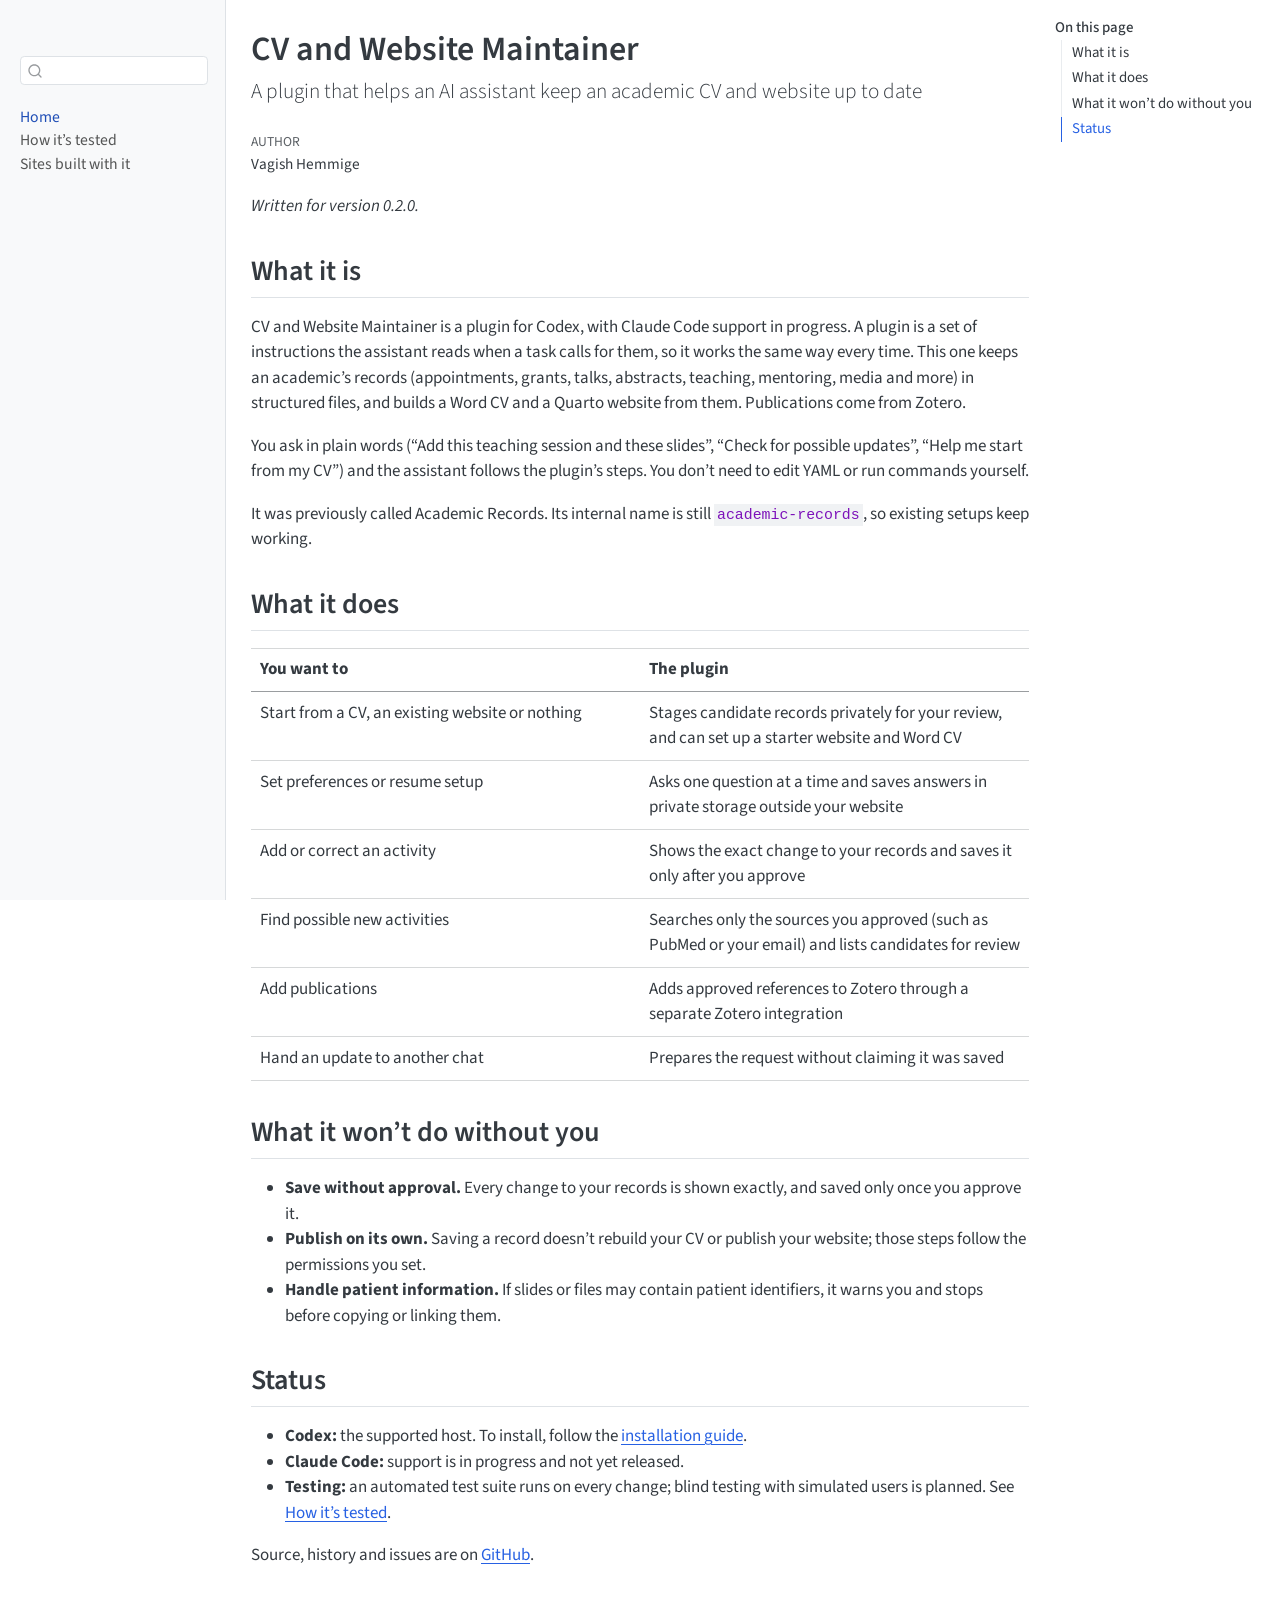
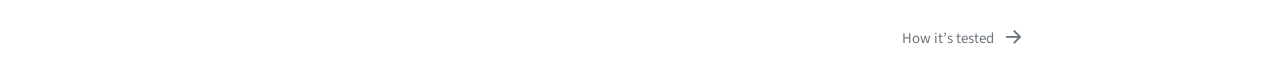
<file: index.html>
<!DOCTYPE html>
<html xmlns="http://www.w3.org/1999/xhtml" lang="en" xml:lang="en"><head>

<meta charset="utf-8">
<meta name="generator" content="quarto-1.8.25">

<meta name="viewport" content="width=device-width, initial-scale=1.0, user-scalable=yes">

<meta name="author" content="Vagish Hemmige">

<title>CV and Website Maintainer</title>
<style>
code{white-space: pre-wrap;}
span.smallcaps{font-variant: small-caps;}
div.columns{display: flex; gap: min(4vw, 1.5em);}
div.column{flex: auto; overflow-x: auto;}
div.hanging-indent{margin-left: 1.5em; text-indent: -1.5em;}
ul.task-list{list-style: none;}
ul.task-list li input[type="checkbox"] {
  width: 0.8em;
  margin: 0 0.8em 0.2em -1em; /* quarto-specific, see https://github.com/quarto-dev/quarto-cli/issues/4556 */ 
  vertical-align: middle;
}
</style>


<script src="site_libs/quarto-nav/quarto-nav.js"></script>
<script src="site_libs/quarto-nav/headroom.min.js"></script>
<script src="site_libs/clipboard/clipboard.min.js"></script>
<script src="site_libs/quarto-search/autocomplete.umd.js"></script>
<script src="site_libs/quarto-search/fuse.min.js"></script>
<script src="site_libs/quarto-search/quarto-search.js"></script>
<meta name="quarto:offset" content="./">
<link href="./testing.html" rel="next">
<script src="site_libs/quarto-html/quarto.js" type="module"></script>
<script src="site_libs/quarto-html/tabsets/tabsets.js" type="module"></script>
<script src="site_libs/quarto-html/axe/axe-check.js" type="module"></script>
<script src="site_libs/quarto-html/popper.min.js"></script>
<script src="site_libs/quarto-html/tippy.umd.min.js"></script>
<script src="site_libs/quarto-html/anchor.min.js"></script>
<link href="site_libs/quarto-html/tippy.css" rel="stylesheet">
<link href="site_libs/quarto-html/quarto-syntax-highlighting-7b89279ff1a6dce999919e0e67d4d9ec.css" rel="stylesheet" id="quarto-text-highlighting-styles">
<script src="site_libs/bootstrap/bootstrap.min.js"></script>
<link href="site_libs/bootstrap/bootstrap-icons.css" rel="stylesheet">
<link href="site_libs/bootstrap/bootstrap-f6725ec72a40a9c11b774886aa13be2c.min.css" rel="stylesheet" append-hash="true" id="quarto-bootstrap" data-mode="light">
<script id="quarto-search-options" type="application/json">{
  "location": "sidebar",
  "copy-button": false,
  "collapse-after": 3,
  "panel-placement": "start",
  "type": "textbox",
  "limit": 50,
  "keyboard-shortcut": [
    "f",
    "/",
    "s"
  ],
  "show-item-context": false,
  "language": {
    "search-no-results-text": "No results",
    "search-matching-documents-text": "matching documents",
    "search-copy-link-title": "Copy link to search",
    "search-hide-matches-text": "Hide additional matches",
    "search-more-match-text": "more match in this document",
    "search-more-matches-text": "more matches in this document",
    "search-clear-button-title": "Clear",
    "search-text-placeholder": "",
    "search-detached-cancel-button-title": "Cancel",
    "search-submit-button-title": "Submit",
    "search-label": "Search"
  }
}</script>


</head>

<body class="nav-sidebar docked quarto-light">

<div id="quarto-search-results"></div>
  <header id="quarto-header" class="headroom fixed-top">
  <nav class="quarto-secondary-nav">
    <div class="container-fluid d-flex">
      <button type="button" class="quarto-btn-toggle btn" data-bs-toggle="collapse" role="button" data-bs-target=".quarto-sidebar-collapse-item" aria-controls="quarto-sidebar" aria-expanded="false" aria-label="Toggle sidebar navigation" onclick="if (window.quartoToggleHeadroom) { window.quartoToggleHeadroom(); }">
        <i class="bi bi-layout-text-sidebar-reverse"></i>
      </button>
        <nav class="quarto-page-breadcrumbs" aria-label="breadcrumb"><ol class="breadcrumb"><li class="breadcrumb-item"><a href="./index.html">Home</a></li></ol></nav>
        <a class="flex-grow-1" role="navigation" data-bs-toggle="collapse" data-bs-target=".quarto-sidebar-collapse-item" aria-controls="quarto-sidebar" aria-expanded="false" aria-label="Toggle sidebar navigation" onclick="if (window.quartoToggleHeadroom) { window.quartoToggleHeadroom(); }">      
        </a>
      <button type="button" class="btn quarto-search-button" aria-label="Search" onclick="window.quartoOpenSearch();">
        <i class="bi bi-search"></i>
      </button>
    </div>
  </nav>
</header>
<!-- content -->
<div id="quarto-content" class="quarto-container page-columns page-rows-contents page-layout-full">
<!-- sidebar -->
  <nav id="quarto-sidebar" class="sidebar collapse collapse-horizontal quarto-sidebar-collapse-item sidebar-navigation docked overflow-auto">
    <div class="pt-lg-2 mt-2 text-left sidebar-header">
      <a href="./index.html" class="sidebar-logo-link">
      </a>
      </div>
        <div class="mt-2 flex-shrink-0 align-items-center">
        <div class="sidebar-search">
        <div id="quarto-search" class="" title="Search"></div>
        </div>
        </div>
    <div class="sidebar-menu-container"> 
    <ul class="list-unstyled mt-1">
        <li class="sidebar-item">
  <div class="sidebar-item-container"> 
  <a href="./index.html" class="sidebar-item-text sidebar-link active">
 <span class="menu-text">Home</span></a>
  </div>
</li>
        <li class="sidebar-item">
  <div class="sidebar-item-container"> 
  <a href="./testing.html" class="sidebar-item-text sidebar-link">
 <span class="menu-text">How it’s tested</span></a>
  </div>
</li>
        <li class="sidebar-item">
  <div class="sidebar-item-container"> 
  <a href="./sites.html" class="sidebar-item-text sidebar-link">
 <span class="menu-text">Sites built with it</span></a>
  </div>
</li>
    </ul>
    </div>
</nav>
<div id="quarto-sidebar-glass" class="quarto-sidebar-collapse-item" data-bs-toggle="collapse" data-bs-target=".quarto-sidebar-collapse-item"></div>
<!-- margin-sidebar -->
    <div id="quarto-margin-sidebar" class="sidebar margin-sidebar">
        <nav id="TOC" role="doc-toc" class="toc-active">
    <h2 id="toc-title">On this page</h2>
   
  <ul>
  <li><a href="#what-it-is" id="toc-what-it-is" class="nav-link active" data-scroll-target="#what-it-is">What it is</a></li>
  <li><a href="#what-it-does" id="toc-what-it-does" class="nav-link" data-scroll-target="#what-it-does">What it does</a></li>
  <li><a href="#what-it-wont-do-without-you" id="toc-what-it-wont-do-without-you" class="nav-link" data-scroll-target="#what-it-wont-do-without-you">What it won’t do without you</a></li>
  <li><a href="#status" id="toc-status" class="nav-link" data-scroll-target="#status">Status</a></li>
  </ul>
</nav>
    </div>
<!-- main -->
<main class="content column-body" id="quarto-document-content">

<header id="title-block-header" class="quarto-title-block default">
<div class="quarto-title">
<h1 class="title">CV and Website Maintainer</h1>
<p class="subtitle lead">A plugin that helps an AI assistant keep an academic CV and website up to date</p>
</div>



<div class="quarto-title-meta column-body">

    <div>
    <div class="quarto-title-meta-heading">Author</div>
    <div class="quarto-title-meta-contents">
             <p>Vagish Hemmige </p>
          </div>
  </div>
    
  
    
  </div>
  


</header>


<p><em>Written for version 0.2.0.</em></p>
<section id="what-it-is" class="level2">
<h2 class="anchored" data-anchor-id="what-it-is">What it is</h2>
<p>CV and Website Maintainer is a plugin for Codex, with Claude Code support in progress. A plugin is a set of instructions the assistant reads when a task calls for them, so it works the same way every time. This one keeps an academic’s records (appointments, grants, talks, abstracts, teaching, mentoring, media and more) in structured files, and builds a Word CV and a Quarto website from them. Publications come from Zotero.</p>
<p>You ask in plain words (“Add this teaching session and these slides”, “Check for possible updates”, “Help me start from my CV”) and the assistant follows the plugin’s steps. You don’t need to edit YAML or run commands yourself.</p>
<p>It was previously called Academic Records. Its internal name is still <code>academic-records</code>, so existing setups keep working.</p>
</section>
<section id="what-it-does" class="level2">
<h2 class="anchored" data-anchor-id="what-it-does">What it does</h2>
<table class="caption-top table">
<colgroup>
<col style="width: 50%">
<col style="width: 50%">
</colgroup>
<thead>
<tr class="header">
<th>You want to</th>
<th>The plugin</th>
</tr>
</thead>
<tbody>
<tr class="odd">
<td>Start from a CV, an existing website or nothing</td>
<td>Stages candidate records privately for your review, and can set up a starter website and Word CV</td>
</tr>
<tr class="even">
<td>Set preferences or resume setup</td>
<td>Asks one question at a time and saves answers in private storage outside your website</td>
</tr>
<tr class="odd">
<td>Add or correct an activity</td>
<td>Shows the exact change to your records and saves it only after you approve</td>
</tr>
<tr class="even">
<td>Find possible new activities</td>
<td>Searches only the sources you approved (such as PubMed or your email) and lists candidates for review</td>
</tr>
<tr class="odd">
<td>Add publications</td>
<td>Adds approved references to Zotero through a separate Zotero integration</td>
</tr>
<tr class="even">
<td>Hand an update to another chat</td>
<td>Prepares the request without claiming it was saved</td>
</tr>
</tbody>
</table>
</section>
<section id="what-it-wont-do-without-you" class="level2">
<h2 class="anchored" data-anchor-id="what-it-wont-do-without-you">What it won’t do without you</h2>
<ul>
<li><strong>Save without approval.</strong> Every change to your records is shown exactly, and saved only once you approve it.</li>
<li><strong>Publish on its own.</strong> Saving a record doesn’t rebuild your CV or publish your website; those steps follow the permissions you set.</li>
<li><strong>Handle patient information.</strong> If slides or files may contain patient identifiers, it warns you and stops before copying or linking them.</li>
</ul>
</section>
<section id="status" class="level2">
<h2 class="anchored" data-anchor-id="status">Status</h2>
<ul>
<li><strong>Codex:</strong> the supported host. To install, follow the <a href="https://github.com/VagishHemmige/cv-and-website-maintainer/blob/main/references/installation.md">installation guide</a>.</li>
<li><strong>Claude Code:</strong> support is in progress and not yet released.</li>
<li><strong>Testing:</strong> an automated test suite runs on every change; blind testing with simulated users is planned. See <a href="./testing.html">How it’s tested</a>.</li>
</ul>
<p>Source, history and issues are on <a href="https://github.com/VagishHemmige/cv-and-website-maintainer">GitHub</a>.</p>


</section>

</main> <!-- /main -->
<script id="quarto-html-after-body" type="application/javascript">
  window.document.addEventListener("DOMContentLoaded", function (event) {
    const icon = "";
    const anchorJS = new window.AnchorJS();
    anchorJS.options = {
      placement: 'right',
      icon: icon
    };
    anchorJS.add('.anchored');
    const isCodeAnnotation = (el) => {
      for (const clz of el.classList) {
        if (clz.startsWith('code-annotation-')) {                     
          return true;
        }
      }
      return false;
    }
    const onCopySuccess = function(e) {
      // button target
      const button = e.trigger;
      // don't keep focus
      button.blur();
      // flash "checked"
      button.classList.add('code-copy-button-checked');
      var currentTitle = button.getAttribute("title");
      button.setAttribute("title", "Copied!");
      let tooltip;
      if (window.bootstrap) {
        button.setAttribute("data-bs-toggle", "tooltip");
        button.setAttribute("data-bs-placement", "left");
        button.setAttribute("data-bs-title", "Copied!");
        tooltip = new bootstrap.Tooltip(button, 
          { trigger: "manual", 
            customClass: "code-copy-button-tooltip",
            offset: [0, -8]});
        tooltip.show();    
      }
      setTimeout(function() {
        if (tooltip) {
          tooltip.hide();
          button.removeAttribute("data-bs-title");
          button.removeAttribute("data-bs-toggle");
          button.removeAttribute("data-bs-placement");
        }
        button.setAttribute("title", currentTitle);
        button.classList.remove('code-copy-button-checked');
      }, 1000);
      // clear code selection
      e.clearSelection();
    }
    const getTextToCopy = function(trigger) {
      const outerScaffold = trigger.parentElement.cloneNode(true);
      const codeEl = outerScaffold.querySelector('code');
      for (const childEl of codeEl.children) {
        if (isCodeAnnotation(childEl)) {
          childEl.remove();
        }
      }
      return codeEl.innerText;
    }
    const clipboard = new window.ClipboardJS('.code-copy-button:not([data-in-quarto-modal])', {
      text: getTextToCopy
    });
    clipboard.on('success', onCopySuccess);
    if (window.document.getElementById('quarto-embedded-source-code-modal')) {
      const clipboardModal = new window.ClipboardJS('.code-copy-button[data-in-quarto-modal]', {
        text: getTextToCopy,
        container: window.document.getElementById('quarto-embedded-source-code-modal')
      });
      clipboardModal.on('success', onCopySuccess);
    }
      var localhostRegex = new RegExp(/^(?:http|https):\/\/localhost\:?[0-9]*\//);
      var mailtoRegex = new RegExp(/^mailto:/);
        var filterRegex = new RegExp("https:\/\/vagishhemmige\.github\.io\/cv-and-website-maintainer");
      var isInternal = (href) => {
          return filterRegex.test(href) || localhostRegex.test(href) || mailtoRegex.test(href);
      }
      // Inspect non-navigation links and adorn them if external
     var links = window.document.querySelectorAll('a[href]:not(.nav-link):not(.navbar-brand):not(.toc-action):not(.sidebar-link):not(.sidebar-item-toggle):not(.pagination-link):not(.no-external):not([aria-hidden]):not(.dropdown-item):not(.quarto-navigation-tool):not(.about-link)');
      for (var i=0; i<links.length; i++) {
        const link = links[i];
        if (!isInternal(link.href)) {
          // undo the damage that might have been done by quarto-nav.js in the case of
          // links that we want to consider external
          if (link.dataset.originalHref !== undefined) {
            link.href = link.dataset.originalHref;
          }
        }
      }
    function tippyHover(el, contentFn, onTriggerFn, onUntriggerFn) {
      const config = {
        allowHTML: true,
        maxWidth: 500,
        delay: 100,
        arrow: false,
        appendTo: function(el) {
            return el.parentElement;
        },
        interactive: true,
        interactiveBorder: 10,
        theme: 'quarto',
        placement: 'bottom-start',
      };
      if (contentFn) {
        config.content = contentFn;
      }
      if (onTriggerFn) {
        config.onTrigger = onTriggerFn;
      }
      if (onUntriggerFn) {
        config.onUntrigger = onUntriggerFn;
      }
      window.tippy(el, config); 
    }
    const noterefs = window.document.querySelectorAll('a[role="doc-noteref"]');
    for (var i=0; i<noterefs.length; i++) {
      const ref = noterefs[i];
      tippyHover(ref, function() {
        // use id or data attribute instead here
        let href = ref.getAttribute('data-footnote-href') || ref.getAttribute('href');
        try { href = new URL(href).hash; } catch {}
        const id = href.replace(/^#\/?/, "");
        const note = window.document.getElementById(id);
        if (note) {
          return note.innerHTML;
        } else {
          return "";
        }
      });
    }
    const xrefs = window.document.querySelectorAll('a.quarto-xref');
    const processXRef = (id, note) => {
      // Strip column container classes
      const stripColumnClz = (el) => {
        el.classList.remove("page-full", "page-columns");
        if (el.children) {
          for (const child of el.children) {
            stripColumnClz(child);
          }
        }
      }
      stripColumnClz(note)
      if (id === null || id.startsWith('sec-')) {
        // Special case sections, only their first couple elements
        const container = document.createElement("div");
        if (note.children && note.children.length > 2) {
          container.appendChild(note.children[0].cloneNode(true));
          for (let i = 1; i < note.children.length; i++) {
            const child = note.children[i];
            if (child.tagName === "P" && child.innerText === "") {
              continue;
            } else {
              container.appendChild(child.cloneNode(true));
              break;
            }
          }
          if (window.Quarto?.typesetMath) {
            window.Quarto.typesetMath(container);
          }
          return container.innerHTML
        } else {
          if (window.Quarto?.typesetMath) {
            window.Quarto.typesetMath(note);
          }
          return note.innerHTML;
        }
      } else {
        // Remove any anchor links if they are present
        const anchorLink = note.querySelector('a.anchorjs-link');
        if (anchorLink) {
          anchorLink.remove();
        }
        if (window.Quarto?.typesetMath) {
          window.Quarto.typesetMath(note);
        }
        if (note.classList.contains("callout")) {
          return note.outerHTML;
        } else {
          return note.innerHTML;
        }
      }
    }
    for (var i=0; i<xrefs.length; i++) {
      const xref = xrefs[i];
      tippyHover(xref, undefined, function(instance) {
        instance.disable();
        let url = xref.getAttribute('href');
        let hash = undefined; 
        if (url.startsWith('#')) {
          hash = url;
        } else {
          try { hash = new URL(url).hash; } catch {}
        }
        if (hash) {
          const id = hash.replace(/^#\/?/, "");
          const note = window.document.getElementById(id);
          if (note !== null) {
            try {
              const html = processXRef(id, note.cloneNode(true));
              instance.setContent(html);
            } finally {
              instance.enable();
              instance.show();
            }
          } else {
            // See if we can fetch this
            fetch(url.split('#')[0])
            .then(res => res.text())
            .then(html => {
              const parser = new DOMParser();
              const htmlDoc = parser.parseFromString(html, "text/html");
              const note = htmlDoc.getElementById(id);
              if (note !== null) {
                const html = processXRef(id, note);
                instance.setContent(html);
              } 
            }).finally(() => {
              instance.enable();
              instance.show();
            });
          }
        } else {
          // See if we can fetch a full url (with no hash to target)
          // This is a special case and we should probably do some content thinning / targeting
          fetch(url)
          .then(res => res.text())
          .then(html => {
            const parser = new DOMParser();
            const htmlDoc = parser.parseFromString(html, "text/html");
            const note = htmlDoc.querySelector('main.content');
            if (note !== null) {
              // This should only happen for chapter cross references
              // (since there is no id in the URL)
              // remove the first header
              if (note.children.length > 0 && note.children[0].tagName === "HEADER") {
                note.children[0].remove();
              }
              const html = processXRef(null, note);
              instance.setContent(html);
            } 
          }).finally(() => {
            instance.enable();
            instance.show();
          });
        }
      }, function(instance) {
      });
    }
        let selectedAnnoteEl;
        const selectorForAnnotation = ( cell, annotation) => {
          let cellAttr = 'data-code-cell="' + cell + '"';
          let lineAttr = 'data-code-annotation="' +  annotation + '"';
          const selector = 'span[' + cellAttr + '][' + lineAttr + ']';
          return selector;
        }
        const selectCodeLines = (annoteEl) => {
          const doc = window.document;
          const targetCell = annoteEl.getAttribute("data-target-cell");
          const targetAnnotation = annoteEl.getAttribute("data-target-annotation");
          const annoteSpan = window.document.querySelector(selectorForAnnotation(targetCell, targetAnnotation));
          const lines = annoteSpan.getAttribute("data-code-lines").split(",");
          const lineIds = lines.map((line) => {
            return targetCell + "-" + line;
          })
          let top = null;
          let height = null;
          let parent = null;
          if (lineIds.length > 0) {
              //compute the position of the single el (top and bottom and make a div)
              const el = window.document.getElementById(lineIds[0]);
              top = el.offsetTop;
              height = el.offsetHeight;
              parent = el.parentElement.parentElement;
            if (lineIds.length > 1) {
              const lastEl = window.document.getElementById(lineIds[lineIds.length - 1]);
              const bottom = lastEl.offsetTop + lastEl.offsetHeight;
              height = bottom - top;
            }
            if (top !== null && height !== null && parent !== null) {
              // cook up a div (if necessary) and position it 
              let div = window.document.getElementById("code-annotation-line-highlight");
              if (div === null) {
                div = window.document.createElement("div");
                div.setAttribute("id", "code-annotation-line-highlight");
                div.style.position = 'absolute';
                parent.appendChild(div);
              }
              div.style.top = top - 2 + "px";
              div.style.height = height + 4 + "px";
              div.style.left = 0;
              let gutterDiv = window.document.getElementById("code-annotation-line-highlight-gutter");
              if (gutterDiv === null) {
                gutterDiv = window.document.createElement("div");
                gutterDiv.setAttribute("id", "code-annotation-line-highlight-gutter");
                gutterDiv.style.position = 'absolute';
                const codeCell = window.document.getElementById(targetCell);
                const gutter = codeCell.querySelector('.code-annotation-gutter');
                gutter.appendChild(gutterDiv);
              }
              gutterDiv.style.top = top - 2 + "px";
              gutterDiv.style.height = height + 4 + "px";
            }
            selectedAnnoteEl = annoteEl;
          }
        };
        const unselectCodeLines = () => {
          const elementsIds = ["code-annotation-line-highlight", "code-annotation-line-highlight-gutter"];
          elementsIds.forEach((elId) => {
            const div = window.document.getElementById(elId);
            if (div) {
              div.remove();
            }
          });
          selectedAnnoteEl = undefined;
        };
          // Handle positioning of the toggle
      window.addEventListener(
        "resize",
        throttle(() => {
          elRect = undefined;
          if (selectedAnnoteEl) {
            selectCodeLines(selectedAnnoteEl);
          }
        }, 10)
      );
      function throttle(fn, ms) {
      let throttle = false;
      let timer;
        return (...args) => {
          if(!throttle) { // first call gets through
              fn.apply(this, args);
              throttle = true;
          } else { // all the others get throttled
              if(timer) clearTimeout(timer); // cancel #2
              timer = setTimeout(() => {
                fn.apply(this, args);
                timer = throttle = false;
              }, ms);
          }
        };
      }
        // Attach click handler to the DT
        const annoteDls = window.document.querySelectorAll('dt[data-target-cell]');
        for (const annoteDlNode of annoteDls) {
          annoteDlNode.addEventListener('click', (event) => {
            const clickedEl = event.target;
            if (clickedEl !== selectedAnnoteEl) {
              unselectCodeLines();
              const activeEl = window.document.querySelector('dt[data-target-cell].code-annotation-active');
              if (activeEl) {
                activeEl.classList.remove('code-annotation-active');
              }
              selectCodeLines(clickedEl);
              clickedEl.classList.add('code-annotation-active');
            } else {
              // Unselect the line
              unselectCodeLines();
              clickedEl.classList.remove('code-annotation-active');
            }
          });
        }
    const findCites = (el) => {
      const parentEl = el.parentElement;
      if (parentEl) {
        const cites = parentEl.dataset.cites;
        if (cites) {
          return {
            el,
            cites: cites.split(' ')
          };
        } else {
          return findCites(el.parentElement)
        }
      } else {
        return undefined;
      }
    };
    var bibliorefs = window.document.querySelectorAll('a[role="doc-biblioref"]');
    for (var i=0; i<bibliorefs.length; i++) {
      const ref = bibliorefs[i];
      const citeInfo = findCites(ref);
      if (citeInfo) {
        tippyHover(citeInfo.el, function() {
          var popup = window.document.createElement('div');
          citeInfo.cites.forEach(function(cite) {
            var citeDiv = window.document.createElement('div');
            citeDiv.classList.add('hanging-indent');
            citeDiv.classList.add('csl-entry');
            var biblioDiv = window.document.getElementById('ref-' + cite);
            if (biblioDiv) {
              citeDiv.innerHTML = biblioDiv.innerHTML;
            }
            popup.appendChild(citeDiv);
          });
          return popup.innerHTML;
        });
      }
    }
  });
  </script>
<nav class="page-navigation column-body">
  <div class="nav-page nav-page-previous">
  </div>
  <div class="nav-page nav-page-next">
      <a href="./testing.html" class="pagination-link" aria-label="How it's tested">
        <span class="nav-page-text">How it’s tested</span> <i class="bi bi-arrow-right-short"></i>
      </a>
  </div>
</nav>
</div> <!-- /content -->




</body></html>
</file>
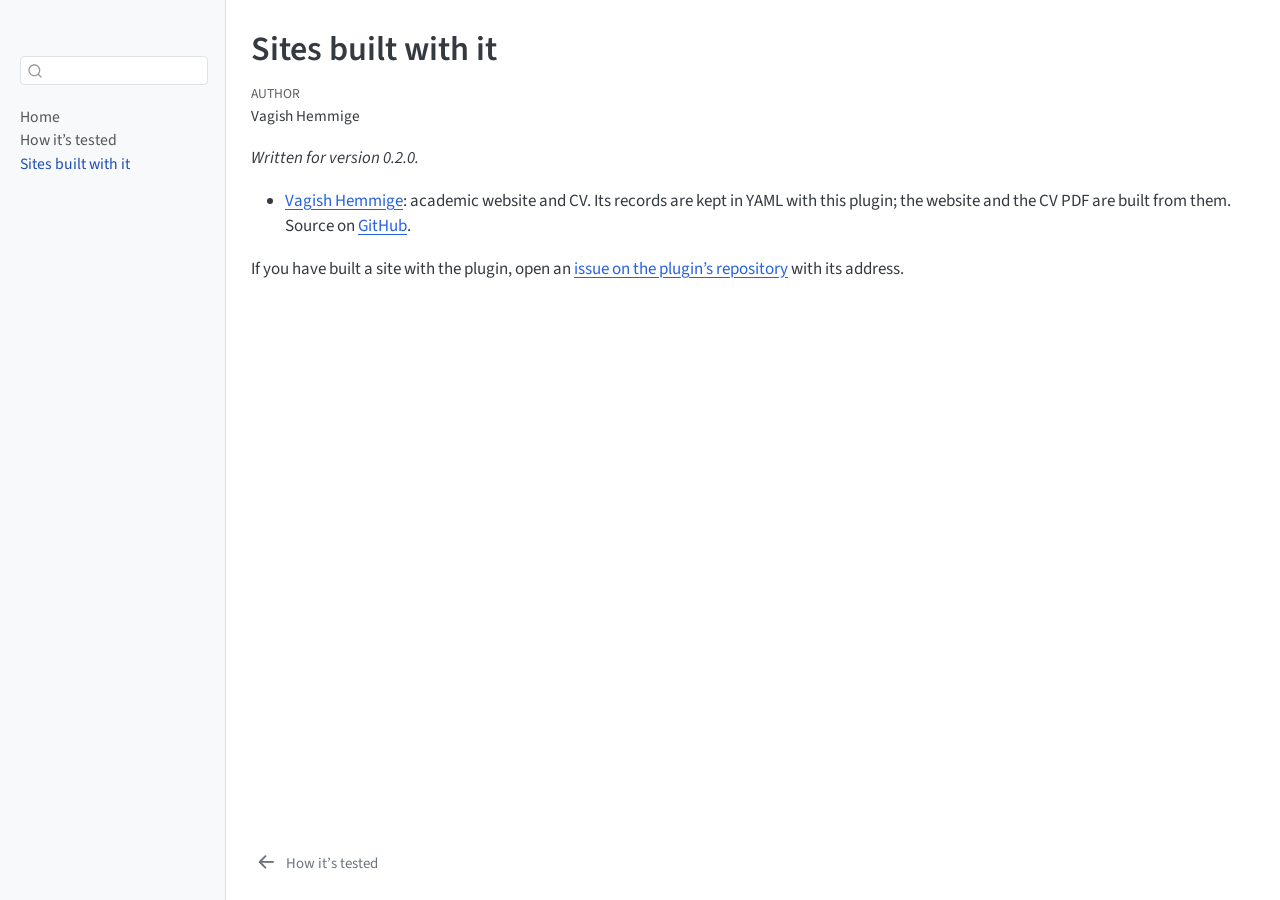
<file: sites.html>
<!DOCTYPE html>
<html xmlns="http://www.w3.org/1999/xhtml" lang="en" xml:lang="en"><head>

<meta charset="utf-8">
<meta name="generator" content="quarto-1.8.25">

<meta name="viewport" content="width=device-width, initial-scale=1.0, user-scalable=yes">

<meta name="author" content="Vagish Hemmige">

<title>Sites built with it – CV and Website Maintainer</title>
<style>
code{white-space: pre-wrap;}
span.smallcaps{font-variant: small-caps;}
div.columns{display: flex; gap: min(4vw, 1.5em);}
div.column{flex: auto; overflow-x: auto;}
div.hanging-indent{margin-left: 1.5em; text-indent: -1.5em;}
ul.task-list{list-style: none;}
ul.task-list li input[type="checkbox"] {
  width: 0.8em;
  margin: 0 0.8em 0.2em -1em; /* quarto-specific, see https://github.com/quarto-dev/quarto-cli/issues/4556 */ 
  vertical-align: middle;
}
</style>


<script src="site_libs/quarto-nav/quarto-nav.js"></script>
<script src="site_libs/quarto-nav/headroom.min.js"></script>
<script src="site_libs/clipboard/clipboard.min.js"></script>
<script src="site_libs/quarto-search/autocomplete.umd.js"></script>
<script src="site_libs/quarto-search/fuse.min.js"></script>
<script src="site_libs/quarto-search/quarto-search.js"></script>
<meta name="quarto:offset" content="./">
<link href="./testing.html" rel="prev">
<script src="site_libs/quarto-html/quarto.js" type="module"></script>
<script src="site_libs/quarto-html/tabsets/tabsets.js" type="module"></script>
<script src="site_libs/quarto-html/axe/axe-check.js" type="module"></script>
<script src="site_libs/quarto-html/popper.min.js"></script>
<script src="site_libs/quarto-html/tippy.umd.min.js"></script>
<script src="site_libs/quarto-html/anchor.min.js"></script>
<link href="site_libs/quarto-html/tippy.css" rel="stylesheet">
<link href="site_libs/quarto-html/quarto-syntax-highlighting-7b89279ff1a6dce999919e0e67d4d9ec.css" rel="stylesheet" id="quarto-text-highlighting-styles">
<script src="site_libs/bootstrap/bootstrap.min.js"></script>
<link href="site_libs/bootstrap/bootstrap-icons.css" rel="stylesheet">
<link href="site_libs/bootstrap/bootstrap-f6725ec72a40a9c11b774886aa13be2c.min.css" rel="stylesheet" append-hash="true" id="quarto-bootstrap" data-mode="light">
<script id="quarto-search-options" type="application/json">{
  "location": "sidebar",
  "copy-button": false,
  "collapse-after": 3,
  "panel-placement": "start",
  "type": "textbox",
  "limit": 50,
  "keyboard-shortcut": [
    "f",
    "/",
    "s"
  ],
  "show-item-context": false,
  "language": {
    "search-no-results-text": "No results",
    "search-matching-documents-text": "matching documents",
    "search-copy-link-title": "Copy link to search",
    "search-hide-matches-text": "Hide additional matches",
    "search-more-match-text": "more match in this document",
    "search-more-matches-text": "more matches in this document",
    "search-clear-button-title": "Clear",
    "search-text-placeholder": "",
    "search-detached-cancel-button-title": "Cancel",
    "search-submit-button-title": "Submit",
    "search-label": "Search"
  }
}</script>


</head>

<body class="nav-sidebar docked quarto-light">

<div id="quarto-search-results"></div>
  <header id="quarto-header" class="headroom fixed-top">
  <nav class="quarto-secondary-nav">
    <div class="container-fluid d-flex">
      <button type="button" class="quarto-btn-toggle btn" data-bs-toggle="collapse" role="button" data-bs-target=".quarto-sidebar-collapse-item" aria-controls="quarto-sidebar" aria-expanded="false" aria-label="Toggle sidebar navigation" onclick="if (window.quartoToggleHeadroom) { window.quartoToggleHeadroom(); }">
        <i class="bi bi-layout-text-sidebar-reverse"></i>
      </button>
        <nav class="quarto-page-breadcrumbs" aria-label="breadcrumb"><ol class="breadcrumb"><li class="breadcrumb-item"><a href="./sites.html">Sites built with it</a></li></ol></nav>
        <a class="flex-grow-1" role="navigation" data-bs-toggle="collapse" data-bs-target=".quarto-sidebar-collapse-item" aria-controls="quarto-sidebar" aria-expanded="false" aria-label="Toggle sidebar navigation" onclick="if (window.quartoToggleHeadroom) { window.quartoToggleHeadroom(); }">      
        </a>
      <button type="button" class="btn quarto-search-button" aria-label="Search" onclick="window.quartoOpenSearch();">
        <i class="bi bi-search"></i>
      </button>
    </div>
  </nav>
</header>
<!-- content -->
<div id="quarto-content" class="quarto-container page-columns page-rows-contents page-layout-full">
<!-- sidebar -->
  <nav id="quarto-sidebar" class="sidebar collapse collapse-horizontal quarto-sidebar-collapse-item sidebar-navigation docked overflow-auto">
    <div class="pt-lg-2 mt-2 text-left sidebar-header">
      <a href="./index.html" class="sidebar-logo-link">
      </a>
      </div>
        <div class="mt-2 flex-shrink-0 align-items-center">
        <div class="sidebar-search">
        <div id="quarto-search" class="" title="Search"></div>
        </div>
        </div>
    <div class="sidebar-menu-container"> 
    <ul class="list-unstyled mt-1">
        <li class="sidebar-item">
  <div class="sidebar-item-container"> 
  <a href="./index.html" class="sidebar-item-text sidebar-link">
 <span class="menu-text">Home</span></a>
  </div>
</li>
        <li class="sidebar-item">
  <div class="sidebar-item-container"> 
  <a href="./testing.html" class="sidebar-item-text sidebar-link">
 <span class="menu-text">How it’s tested</span></a>
  </div>
</li>
        <li class="sidebar-item">
  <div class="sidebar-item-container"> 
  <a href="./sites.html" class="sidebar-item-text sidebar-link active">
 <span class="menu-text">Sites built with it</span></a>
  </div>
</li>
    </ul>
    </div>
</nav>
<div id="quarto-sidebar-glass" class="quarto-sidebar-collapse-item" data-bs-toggle="collapse" data-bs-target=".quarto-sidebar-collapse-item"></div>
<!-- margin-sidebar -->
    <div id="quarto-margin-sidebar" class="sidebar margin-sidebar zindex-bottom">
        
    </div>
<!-- main -->
<main class="content column-page-right" id="quarto-document-content">

<header id="title-block-header" class="quarto-title-block default">
<div class="quarto-title">
<h1 class="title">Sites built with it</h1>
</div>



<div class="quarto-title-meta column-page-right">

    <div>
    <div class="quarto-title-meta-heading">Author</div>
    <div class="quarto-title-meta-contents">
             <p>Vagish Hemmige </p>
          </div>
  </div>
    
  
    
  </div>
  


</header>


<p><em>Written for version 0.2.0.</em></p>
<ul>
<li><a href="https://vagishhemmige.github.io/">Vagish Hemmige</a>: academic website and CV. Its records are kept in YAML with this plugin; the website and the CV PDF are built from them. Source on <a href="https://github.com/VagishHemmige/VagishHemmige.github.io">GitHub</a>.</li>
</ul>
<p>If you have built a site with the plugin, open an <a href="https://github.com/VagishHemmige/cv-and-website-maintainer/issues">issue on the plugin’s repository</a> with its address.</p>



</main> <!-- /main -->
<script id="quarto-html-after-body" type="application/javascript">
  window.document.addEventListener("DOMContentLoaded", function (event) {
    const icon = "";
    const anchorJS = new window.AnchorJS();
    anchorJS.options = {
      placement: 'right',
      icon: icon
    };
    anchorJS.add('.anchored');
    const isCodeAnnotation = (el) => {
      for (const clz of el.classList) {
        if (clz.startsWith('code-annotation-')) {                     
          return true;
        }
      }
      return false;
    }
    const onCopySuccess = function(e) {
      // button target
      const button = e.trigger;
      // don't keep focus
      button.blur();
      // flash "checked"
      button.classList.add('code-copy-button-checked');
      var currentTitle = button.getAttribute("title");
      button.setAttribute("title", "Copied!");
      let tooltip;
      if (window.bootstrap) {
        button.setAttribute("data-bs-toggle", "tooltip");
        button.setAttribute("data-bs-placement", "left");
        button.setAttribute("data-bs-title", "Copied!");
        tooltip = new bootstrap.Tooltip(button, 
          { trigger: "manual", 
            customClass: "code-copy-button-tooltip",
            offset: [0, -8]});
        tooltip.show();    
      }
      setTimeout(function() {
        if (tooltip) {
          tooltip.hide();
          button.removeAttribute("data-bs-title");
          button.removeAttribute("data-bs-toggle");
          button.removeAttribute("data-bs-placement");
        }
        button.setAttribute("title", currentTitle);
        button.classList.remove('code-copy-button-checked');
      }, 1000);
      // clear code selection
      e.clearSelection();
    }
    const getTextToCopy = function(trigger) {
      const outerScaffold = trigger.parentElement.cloneNode(true);
      const codeEl = outerScaffold.querySelector('code');
      for (const childEl of codeEl.children) {
        if (isCodeAnnotation(childEl)) {
          childEl.remove();
        }
      }
      return codeEl.innerText;
    }
    const clipboard = new window.ClipboardJS('.code-copy-button:not([data-in-quarto-modal])', {
      text: getTextToCopy
    });
    clipboard.on('success', onCopySuccess);
    if (window.document.getElementById('quarto-embedded-source-code-modal')) {
      const clipboardModal = new window.ClipboardJS('.code-copy-button[data-in-quarto-modal]', {
        text: getTextToCopy,
        container: window.document.getElementById('quarto-embedded-source-code-modal')
      });
      clipboardModal.on('success', onCopySuccess);
    }
      var localhostRegex = new RegExp(/^(?:http|https):\/\/localhost\:?[0-9]*\//);
      var mailtoRegex = new RegExp(/^mailto:/);
        var filterRegex = new RegExp("https:\/\/vagishhemmige\.github\.io\/cv-and-website-maintainer");
      var isInternal = (href) => {
          return filterRegex.test(href) || localhostRegex.test(href) || mailtoRegex.test(href);
      }
      // Inspect non-navigation links and adorn them if external
     var links = window.document.querySelectorAll('a[href]:not(.nav-link):not(.navbar-brand):not(.toc-action):not(.sidebar-link):not(.sidebar-item-toggle):not(.pagination-link):not(.no-external):not([aria-hidden]):not(.dropdown-item):not(.quarto-navigation-tool):not(.about-link)');
      for (var i=0; i<links.length; i++) {
        const link = links[i];
        if (!isInternal(link.href)) {
          // undo the damage that might have been done by quarto-nav.js in the case of
          // links that we want to consider external
          if (link.dataset.originalHref !== undefined) {
            link.href = link.dataset.originalHref;
          }
        }
      }
    function tippyHover(el, contentFn, onTriggerFn, onUntriggerFn) {
      const config = {
        allowHTML: true,
        maxWidth: 500,
        delay: 100,
        arrow: false,
        appendTo: function(el) {
            return el.parentElement;
        },
        interactive: true,
        interactiveBorder: 10,
        theme: 'quarto',
        placement: 'bottom-start',
      };
      if (contentFn) {
        config.content = contentFn;
      }
      if (onTriggerFn) {
        config.onTrigger = onTriggerFn;
      }
      if (onUntriggerFn) {
        config.onUntrigger = onUntriggerFn;
      }
      window.tippy(el, config); 
    }
    const noterefs = window.document.querySelectorAll('a[role="doc-noteref"]');
    for (var i=0; i<noterefs.length; i++) {
      const ref = noterefs[i];
      tippyHover(ref, function() {
        // use id or data attribute instead here
        let href = ref.getAttribute('data-footnote-href') || ref.getAttribute('href');
        try { href = new URL(href).hash; } catch {}
        const id = href.replace(/^#\/?/, "");
        const note = window.document.getElementById(id);
        if (note) {
          return note.innerHTML;
        } else {
          return "";
        }
      });
    }
    const xrefs = window.document.querySelectorAll('a.quarto-xref');
    const processXRef = (id, note) => {
      // Strip column container classes
      const stripColumnClz = (el) => {
        el.classList.remove("page-full", "page-columns");
        if (el.children) {
          for (const child of el.children) {
            stripColumnClz(child);
          }
        }
      }
      stripColumnClz(note)
      if (id === null || id.startsWith('sec-')) {
        // Special case sections, only their first couple elements
        const container = document.createElement("div");
        if (note.children && note.children.length > 2) {
          container.appendChild(note.children[0].cloneNode(true));
          for (let i = 1; i < note.children.length; i++) {
            const child = note.children[i];
            if (child.tagName === "P" && child.innerText === "") {
              continue;
            } else {
              container.appendChild(child.cloneNode(true));
              break;
            }
          }
          if (window.Quarto?.typesetMath) {
            window.Quarto.typesetMath(container);
          }
          return container.innerHTML
        } else {
          if (window.Quarto?.typesetMath) {
            window.Quarto.typesetMath(note);
          }
          return note.innerHTML;
        }
      } else {
        // Remove any anchor links if they are present
        const anchorLink = note.querySelector('a.anchorjs-link');
        if (anchorLink) {
          anchorLink.remove();
        }
        if (window.Quarto?.typesetMath) {
          window.Quarto.typesetMath(note);
        }
        if (note.classList.contains("callout")) {
          return note.outerHTML;
        } else {
          return note.innerHTML;
        }
      }
    }
    for (var i=0; i<xrefs.length; i++) {
      const xref = xrefs[i];
      tippyHover(xref, undefined, function(instance) {
        instance.disable();
        let url = xref.getAttribute('href');
        let hash = undefined; 
        if (url.startsWith('#')) {
          hash = url;
        } else {
          try { hash = new URL(url).hash; } catch {}
        }
        if (hash) {
          const id = hash.replace(/^#\/?/, "");
          const note = window.document.getElementById(id);
          if (note !== null) {
            try {
              const html = processXRef(id, note.cloneNode(true));
              instance.setContent(html);
            } finally {
              instance.enable();
              instance.show();
            }
          } else {
            // See if we can fetch this
            fetch(url.split('#')[0])
            .then(res => res.text())
            .then(html => {
              const parser = new DOMParser();
              const htmlDoc = parser.parseFromString(html, "text/html");
              const note = htmlDoc.getElementById(id);
              if (note !== null) {
                const html = processXRef(id, note);
                instance.setContent(html);
              } 
            }).finally(() => {
              instance.enable();
              instance.show();
            });
          }
        } else {
          // See if we can fetch a full url (with no hash to target)
          // This is a special case and we should probably do some content thinning / targeting
          fetch(url)
          .then(res => res.text())
          .then(html => {
            const parser = new DOMParser();
            const htmlDoc = parser.parseFromString(html, "text/html");
            const note = htmlDoc.querySelector('main.content');
            if (note !== null) {
              // This should only happen for chapter cross references
              // (since there is no id in the URL)
              // remove the first header
              if (note.children.length > 0 && note.children[0].tagName === "HEADER") {
                note.children[0].remove();
              }
              const html = processXRef(null, note);
              instance.setContent(html);
            } 
          }).finally(() => {
            instance.enable();
            instance.show();
          });
        }
      }, function(instance) {
      });
    }
        let selectedAnnoteEl;
        const selectorForAnnotation = ( cell, annotation) => {
          let cellAttr = 'data-code-cell="' + cell + '"';
          let lineAttr = 'data-code-annotation="' +  annotation + '"';
          const selector = 'span[' + cellAttr + '][' + lineAttr + ']';
          return selector;
        }
        const selectCodeLines = (annoteEl) => {
          const doc = window.document;
          const targetCell = annoteEl.getAttribute("data-target-cell");
          const targetAnnotation = annoteEl.getAttribute("data-target-annotation");
          const annoteSpan = window.document.querySelector(selectorForAnnotation(targetCell, targetAnnotation));
          const lines = annoteSpan.getAttribute("data-code-lines").split(",");
          const lineIds = lines.map((line) => {
            return targetCell + "-" + line;
          })
          let top = null;
          let height = null;
          let parent = null;
          if (lineIds.length > 0) {
              //compute the position of the single el (top and bottom and make a div)
              const el = window.document.getElementById(lineIds[0]);
              top = el.offsetTop;
              height = el.offsetHeight;
              parent = el.parentElement.parentElement;
            if (lineIds.length > 1) {
              const lastEl = window.document.getElementById(lineIds[lineIds.length - 1]);
              const bottom = lastEl.offsetTop + lastEl.offsetHeight;
              height = bottom - top;
            }
            if (top !== null && height !== null && parent !== null) {
              // cook up a div (if necessary) and position it 
              let div = window.document.getElementById("code-annotation-line-highlight");
              if (div === null) {
                div = window.document.createElement("div");
                div.setAttribute("id", "code-annotation-line-highlight");
                div.style.position = 'absolute';
                parent.appendChild(div);
              }
              div.style.top = top - 2 + "px";
              div.style.height = height + 4 + "px";
              div.style.left = 0;
              let gutterDiv = window.document.getElementById("code-annotation-line-highlight-gutter");
              if (gutterDiv === null) {
                gutterDiv = window.document.createElement("div");
                gutterDiv.setAttribute("id", "code-annotation-line-highlight-gutter");
                gutterDiv.style.position = 'absolute';
                const codeCell = window.document.getElementById(targetCell);
                const gutter = codeCell.querySelector('.code-annotation-gutter');
                gutter.appendChild(gutterDiv);
              }
              gutterDiv.style.top = top - 2 + "px";
              gutterDiv.style.height = height + 4 + "px";
            }
            selectedAnnoteEl = annoteEl;
          }
        };
        const unselectCodeLines = () => {
          const elementsIds = ["code-annotation-line-highlight", "code-annotation-line-highlight-gutter"];
          elementsIds.forEach((elId) => {
            const div = window.document.getElementById(elId);
            if (div) {
              div.remove();
            }
          });
          selectedAnnoteEl = undefined;
        };
          // Handle positioning of the toggle
      window.addEventListener(
        "resize",
        throttle(() => {
          elRect = undefined;
          if (selectedAnnoteEl) {
            selectCodeLines(selectedAnnoteEl);
          }
        }, 10)
      );
      function throttle(fn, ms) {
      let throttle = false;
      let timer;
        return (...args) => {
          if(!throttle) { // first call gets through
              fn.apply(this, args);
              throttle = true;
          } else { // all the others get throttled
              if(timer) clearTimeout(timer); // cancel #2
              timer = setTimeout(() => {
                fn.apply(this, args);
                timer = throttle = false;
              }, ms);
          }
        };
      }
        // Attach click handler to the DT
        const annoteDls = window.document.querySelectorAll('dt[data-target-cell]');
        for (const annoteDlNode of annoteDls) {
          annoteDlNode.addEventListener('click', (event) => {
            const clickedEl = event.target;
            if (clickedEl !== selectedAnnoteEl) {
              unselectCodeLines();
              const activeEl = window.document.querySelector('dt[data-target-cell].code-annotation-active');
              if (activeEl) {
                activeEl.classList.remove('code-annotation-active');
              }
              selectCodeLines(clickedEl);
              clickedEl.classList.add('code-annotation-active');
            } else {
              // Unselect the line
              unselectCodeLines();
              clickedEl.classList.remove('code-annotation-active');
            }
          });
        }
    const findCites = (el) => {
      const parentEl = el.parentElement;
      if (parentEl) {
        const cites = parentEl.dataset.cites;
        if (cites) {
          return {
            el,
            cites: cites.split(' ')
          };
        } else {
          return findCites(el.parentElement)
        }
      } else {
        return undefined;
      }
    };
    var bibliorefs = window.document.querySelectorAll('a[role="doc-biblioref"]');
    for (var i=0; i<bibliorefs.length; i++) {
      const ref = bibliorefs[i];
      const citeInfo = findCites(ref);
      if (citeInfo) {
        tippyHover(citeInfo.el, function() {
          var popup = window.document.createElement('div');
          citeInfo.cites.forEach(function(cite) {
            var citeDiv = window.document.createElement('div');
            citeDiv.classList.add('hanging-indent');
            citeDiv.classList.add('csl-entry');
            var biblioDiv = window.document.getElementById('ref-' + cite);
            if (biblioDiv) {
              citeDiv.innerHTML = biblioDiv.innerHTML;
            }
            popup.appendChild(citeDiv);
          });
          return popup.innerHTML;
        });
      }
    }
  });
  </script>
<nav class="page-navigation column-page-right">
  <div class="nav-page nav-page-previous">
      <a href="./testing.html" class="pagination-link" aria-label="How it's tested">
        <i class="bi bi-arrow-left-short"></i> <span class="nav-page-text">How it’s tested</span>
      </a>          
  </div>
  <div class="nav-page nav-page-next">
  </div>
</nav>
</div> <!-- /content -->




</body></html>
</file>
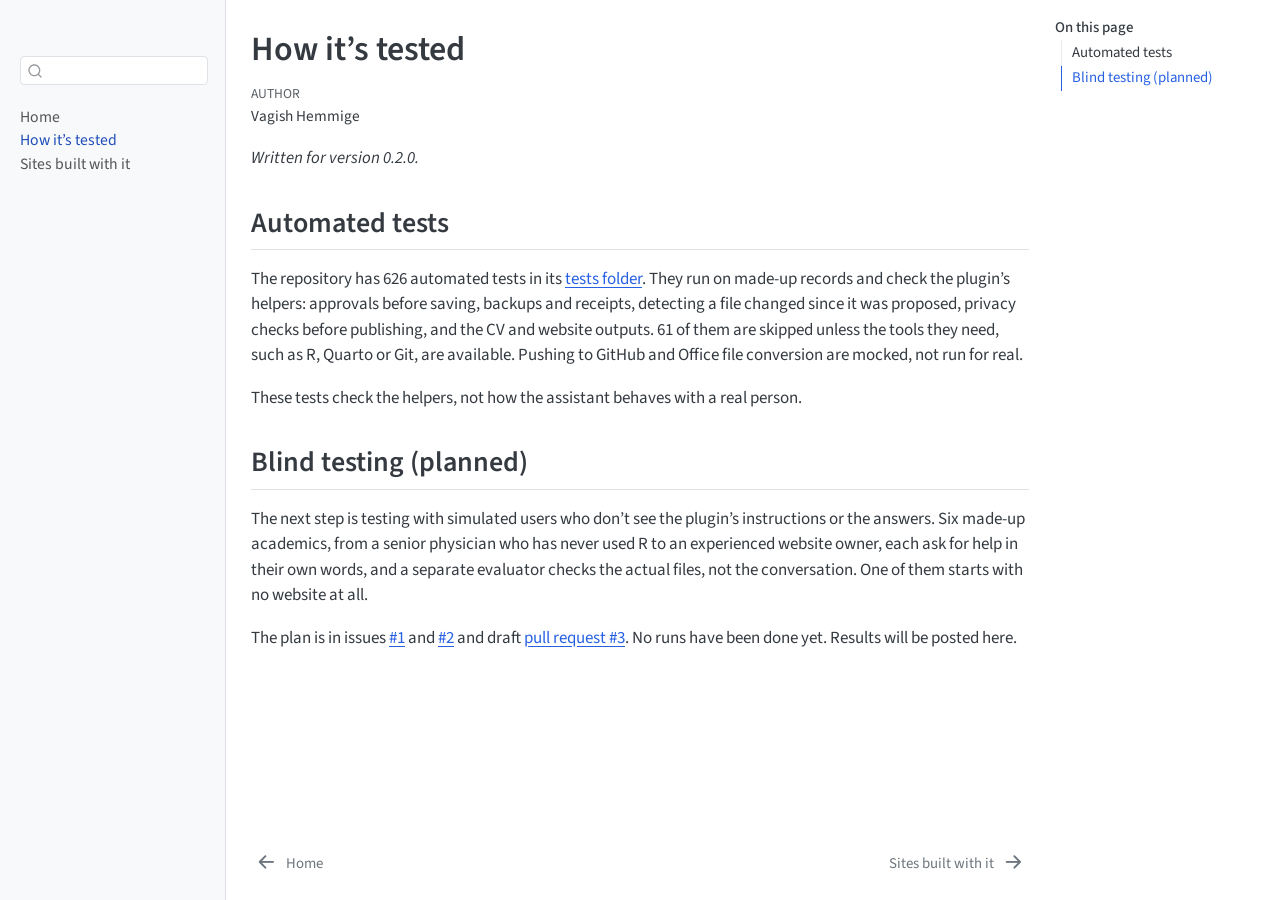
<file: testing.html>
<!DOCTYPE html>
<html xmlns="http://www.w3.org/1999/xhtml" lang="en" xml:lang="en"><head>

<meta charset="utf-8">
<meta name="generator" content="quarto-1.8.25">

<meta name="viewport" content="width=device-width, initial-scale=1.0, user-scalable=yes">

<meta name="author" content="Vagish Hemmige">

<title>How it’s tested – CV and Website Maintainer</title>
<style>
code{white-space: pre-wrap;}
span.smallcaps{font-variant: small-caps;}
div.columns{display: flex; gap: min(4vw, 1.5em);}
div.column{flex: auto; overflow-x: auto;}
div.hanging-indent{margin-left: 1.5em; text-indent: -1.5em;}
ul.task-list{list-style: none;}
ul.task-list li input[type="checkbox"] {
  width: 0.8em;
  margin: 0 0.8em 0.2em -1em; /* quarto-specific, see https://github.com/quarto-dev/quarto-cli/issues/4556 */ 
  vertical-align: middle;
}
</style>


<script src="site_libs/quarto-nav/quarto-nav.js"></script>
<script src="site_libs/quarto-nav/headroom.min.js"></script>
<script src="site_libs/clipboard/clipboard.min.js"></script>
<script src="site_libs/quarto-search/autocomplete.umd.js"></script>
<script src="site_libs/quarto-search/fuse.min.js"></script>
<script src="site_libs/quarto-search/quarto-search.js"></script>
<meta name="quarto:offset" content="./">
<link href="./sites.html" rel="next">
<link href="./index.html" rel="prev">
<script src="site_libs/quarto-html/quarto.js" type="module"></script>
<script src="site_libs/quarto-html/tabsets/tabsets.js" type="module"></script>
<script src="site_libs/quarto-html/axe/axe-check.js" type="module"></script>
<script src="site_libs/quarto-html/popper.min.js"></script>
<script src="site_libs/quarto-html/tippy.umd.min.js"></script>
<script src="site_libs/quarto-html/anchor.min.js"></script>
<link href="site_libs/quarto-html/tippy.css" rel="stylesheet">
<link href="site_libs/quarto-html/quarto-syntax-highlighting-7b89279ff1a6dce999919e0e67d4d9ec.css" rel="stylesheet" id="quarto-text-highlighting-styles">
<script src="site_libs/bootstrap/bootstrap.min.js"></script>
<link href="site_libs/bootstrap/bootstrap-icons.css" rel="stylesheet">
<link href="site_libs/bootstrap/bootstrap-f6725ec72a40a9c11b774886aa13be2c.min.css" rel="stylesheet" append-hash="true" id="quarto-bootstrap" data-mode="light">
<script id="quarto-search-options" type="application/json">{
  "location": "sidebar",
  "copy-button": false,
  "collapse-after": 3,
  "panel-placement": "start",
  "type": "textbox",
  "limit": 50,
  "keyboard-shortcut": [
    "f",
    "/",
    "s"
  ],
  "show-item-context": false,
  "language": {
    "search-no-results-text": "No results",
    "search-matching-documents-text": "matching documents",
    "search-copy-link-title": "Copy link to search",
    "search-hide-matches-text": "Hide additional matches",
    "search-more-match-text": "more match in this document",
    "search-more-matches-text": "more matches in this document",
    "search-clear-button-title": "Clear",
    "search-text-placeholder": "",
    "search-detached-cancel-button-title": "Cancel",
    "search-submit-button-title": "Submit",
    "search-label": "Search"
  }
}</script>


</head>

<body class="nav-sidebar docked quarto-light">

<div id="quarto-search-results"></div>
  <header id="quarto-header" class="headroom fixed-top">
  <nav class="quarto-secondary-nav">
    <div class="container-fluid d-flex">
      <button type="button" class="quarto-btn-toggle btn" data-bs-toggle="collapse" role="button" data-bs-target=".quarto-sidebar-collapse-item" aria-controls="quarto-sidebar" aria-expanded="false" aria-label="Toggle sidebar navigation" onclick="if (window.quartoToggleHeadroom) { window.quartoToggleHeadroom(); }">
        <i class="bi bi-layout-text-sidebar-reverse"></i>
      </button>
        <nav class="quarto-page-breadcrumbs" aria-label="breadcrumb"><ol class="breadcrumb"><li class="breadcrumb-item"><a href="./testing.html">How it’s tested</a></li></ol></nav>
        <a class="flex-grow-1" role="navigation" data-bs-toggle="collapse" data-bs-target=".quarto-sidebar-collapse-item" aria-controls="quarto-sidebar" aria-expanded="false" aria-label="Toggle sidebar navigation" onclick="if (window.quartoToggleHeadroom) { window.quartoToggleHeadroom(); }">      
        </a>
      <button type="button" class="btn quarto-search-button" aria-label="Search" onclick="window.quartoOpenSearch();">
        <i class="bi bi-search"></i>
      </button>
    </div>
  </nav>
</header>
<!-- content -->
<div id="quarto-content" class="quarto-container page-columns page-rows-contents page-layout-full">
<!-- sidebar -->
  <nav id="quarto-sidebar" class="sidebar collapse collapse-horizontal quarto-sidebar-collapse-item sidebar-navigation docked overflow-auto">
    <div class="pt-lg-2 mt-2 text-left sidebar-header">
      <a href="./index.html" class="sidebar-logo-link">
      </a>
      </div>
        <div class="mt-2 flex-shrink-0 align-items-center">
        <div class="sidebar-search">
        <div id="quarto-search" class="" title="Search"></div>
        </div>
        </div>
    <div class="sidebar-menu-container"> 
    <ul class="list-unstyled mt-1">
        <li class="sidebar-item">
  <div class="sidebar-item-container"> 
  <a href="./index.html" class="sidebar-item-text sidebar-link">
 <span class="menu-text">Home</span></a>
  </div>
</li>
        <li class="sidebar-item">
  <div class="sidebar-item-container"> 
  <a href="./testing.html" class="sidebar-item-text sidebar-link active">
 <span class="menu-text">How it’s tested</span></a>
  </div>
</li>
        <li class="sidebar-item">
  <div class="sidebar-item-container"> 
  <a href="./sites.html" class="sidebar-item-text sidebar-link">
 <span class="menu-text">Sites built with it</span></a>
  </div>
</li>
    </ul>
    </div>
</nav>
<div id="quarto-sidebar-glass" class="quarto-sidebar-collapse-item" data-bs-toggle="collapse" data-bs-target=".quarto-sidebar-collapse-item"></div>
<!-- margin-sidebar -->
    <div id="quarto-margin-sidebar" class="sidebar margin-sidebar">
        <nav id="TOC" role="doc-toc" class="toc-active">
    <h2 id="toc-title">On this page</h2>
   
  <ul>
  <li><a href="#automated-tests" id="toc-automated-tests" class="nav-link active" data-scroll-target="#automated-tests">Automated tests</a></li>
  <li><a href="#blind-testing-planned" id="toc-blind-testing-planned" class="nav-link" data-scroll-target="#blind-testing-planned">Blind testing (planned)</a></li>
  </ul>
</nav>
    </div>
<!-- main -->
<main class="content column-body" id="quarto-document-content">

<header id="title-block-header" class="quarto-title-block default">
<div class="quarto-title">
<h1 class="title">How it’s tested</h1>
</div>



<div class="quarto-title-meta column-body">

    <div>
    <div class="quarto-title-meta-heading">Author</div>
    <div class="quarto-title-meta-contents">
             <p>Vagish Hemmige </p>
          </div>
  </div>
    
  
    
  </div>
  


</header>


<p><em>Written for version 0.2.0.</em></p>
<section id="automated-tests" class="level2">
<h2 class="anchored" data-anchor-id="automated-tests">Automated tests</h2>
<p>The repository has 626 automated tests in its <a href="https://github.com/VagishHemmige/cv-and-website-maintainer/tree/main/tests">tests folder</a>. They run on made-up records and check the plugin’s helpers: approvals before saving, backups and receipts, detecting a file changed since it was proposed, privacy checks before publishing, and the CV and website outputs. 61 of them are skipped unless the tools they need, such as R, Quarto or Git, are available. Pushing to GitHub and Office file conversion are mocked, not run for real.</p>
<p>These tests check the helpers, not how the assistant behaves with a real person.</p>
</section>
<section id="blind-testing-planned" class="level2">
<h2 class="anchored" data-anchor-id="blind-testing-planned">Blind testing (planned)</h2>
<p>The next step is testing with simulated users who don’t see the plugin’s instructions or the answers. Six made-up academics, from a senior physician who has never used R to an experienced website owner, each ask for help in their own words, and a separate evaluator checks the actual files, not the conversation. One of them starts with no website at all.</p>
<p>The plan is in issues <a href="https://github.com/VagishHemmige/cv-and-website-maintainer/issues/1">#1</a> and <a href="https://github.com/VagishHemmige/cv-and-website-maintainer/issues/2">#2</a> and draft <a href="https://github.com/VagishHemmige/cv-and-website-maintainer/pull/3">pull request #3</a>. No runs have been done yet. Results will be posted here.</p>


</section>

</main> <!-- /main -->
<script id="quarto-html-after-body" type="application/javascript">
  window.document.addEventListener("DOMContentLoaded", function (event) {
    const icon = "";
    const anchorJS = new window.AnchorJS();
    anchorJS.options = {
      placement: 'right',
      icon: icon
    };
    anchorJS.add('.anchored');
    const isCodeAnnotation = (el) => {
      for (const clz of el.classList) {
        if (clz.startsWith('code-annotation-')) {                     
          return true;
        }
      }
      return false;
    }
    const onCopySuccess = function(e) {
      // button target
      const button = e.trigger;
      // don't keep focus
      button.blur();
      // flash "checked"
      button.classList.add('code-copy-button-checked');
      var currentTitle = button.getAttribute("title");
      button.setAttribute("title", "Copied!");
      let tooltip;
      if (window.bootstrap) {
        button.setAttribute("data-bs-toggle", "tooltip");
        button.setAttribute("data-bs-placement", "left");
        button.setAttribute("data-bs-title", "Copied!");
        tooltip = new bootstrap.Tooltip(button, 
          { trigger: "manual", 
            customClass: "code-copy-button-tooltip",
            offset: [0, -8]});
        tooltip.show();    
      }
      setTimeout(function() {
        if (tooltip) {
          tooltip.hide();
          button.removeAttribute("data-bs-title");
          button.removeAttribute("data-bs-toggle");
          button.removeAttribute("data-bs-placement");
        }
        button.setAttribute("title", currentTitle);
        button.classList.remove('code-copy-button-checked');
      }, 1000);
      // clear code selection
      e.clearSelection();
    }
    const getTextToCopy = function(trigger) {
      const outerScaffold = trigger.parentElement.cloneNode(true);
      const codeEl = outerScaffold.querySelector('code');
      for (const childEl of codeEl.children) {
        if (isCodeAnnotation(childEl)) {
          childEl.remove();
        }
      }
      return codeEl.innerText;
    }
    const clipboard = new window.ClipboardJS('.code-copy-button:not([data-in-quarto-modal])', {
      text: getTextToCopy
    });
    clipboard.on('success', onCopySuccess);
    if (window.document.getElementById('quarto-embedded-source-code-modal')) {
      const clipboardModal = new window.ClipboardJS('.code-copy-button[data-in-quarto-modal]', {
        text: getTextToCopy,
        container: window.document.getElementById('quarto-embedded-source-code-modal')
      });
      clipboardModal.on('success', onCopySuccess);
    }
      var localhostRegex = new RegExp(/^(?:http|https):\/\/localhost\:?[0-9]*\//);
      var mailtoRegex = new RegExp(/^mailto:/);
        var filterRegex = new RegExp("https:\/\/vagishhemmige\.github\.io\/cv-and-website-maintainer");
      var isInternal = (href) => {
          return filterRegex.test(href) || localhostRegex.test(href) || mailtoRegex.test(href);
      }
      // Inspect non-navigation links and adorn them if external
     var links = window.document.querySelectorAll('a[href]:not(.nav-link):not(.navbar-brand):not(.toc-action):not(.sidebar-link):not(.sidebar-item-toggle):not(.pagination-link):not(.no-external):not([aria-hidden]):not(.dropdown-item):not(.quarto-navigation-tool):not(.about-link)');
      for (var i=0; i<links.length; i++) {
        const link = links[i];
        if (!isInternal(link.href)) {
          // undo the damage that might have been done by quarto-nav.js in the case of
          // links that we want to consider external
          if (link.dataset.originalHref !== undefined) {
            link.href = link.dataset.originalHref;
          }
        }
      }
    function tippyHover(el, contentFn, onTriggerFn, onUntriggerFn) {
      const config = {
        allowHTML: true,
        maxWidth: 500,
        delay: 100,
        arrow: false,
        appendTo: function(el) {
            return el.parentElement;
        },
        interactive: true,
        interactiveBorder: 10,
        theme: 'quarto',
        placement: 'bottom-start',
      };
      if (contentFn) {
        config.content = contentFn;
      }
      if (onTriggerFn) {
        config.onTrigger = onTriggerFn;
      }
      if (onUntriggerFn) {
        config.onUntrigger = onUntriggerFn;
      }
      window.tippy(el, config); 
    }
    const noterefs = window.document.querySelectorAll('a[role="doc-noteref"]');
    for (var i=0; i<noterefs.length; i++) {
      const ref = noterefs[i];
      tippyHover(ref, function() {
        // use id or data attribute instead here
        let href = ref.getAttribute('data-footnote-href') || ref.getAttribute('href');
        try { href = new URL(href).hash; } catch {}
        const id = href.replace(/^#\/?/, "");
        const note = window.document.getElementById(id);
        if (note) {
          return note.innerHTML;
        } else {
          return "";
        }
      });
    }
    const xrefs = window.document.querySelectorAll('a.quarto-xref');
    const processXRef = (id, note) => {
      // Strip column container classes
      const stripColumnClz = (el) => {
        el.classList.remove("page-full", "page-columns");
        if (el.children) {
          for (const child of el.children) {
            stripColumnClz(child);
          }
        }
      }
      stripColumnClz(note)
      if (id === null || id.startsWith('sec-')) {
        // Special case sections, only their first couple elements
        const container = document.createElement("div");
        if (note.children && note.children.length > 2) {
          container.appendChild(note.children[0].cloneNode(true));
          for (let i = 1; i < note.children.length; i++) {
            const child = note.children[i];
            if (child.tagName === "P" && child.innerText === "") {
              continue;
            } else {
              container.appendChild(child.cloneNode(true));
              break;
            }
          }
          if (window.Quarto?.typesetMath) {
            window.Quarto.typesetMath(container);
          }
          return container.innerHTML
        } else {
          if (window.Quarto?.typesetMath) {
            window.Quarto.typesetMath(note);
          }
          return note.innerHTML;
        }
      } else {
        // Remove any anchor links if they are present
        const anchorLink = note.querySelector('a.anchorjs-link');
        if (anchorLink) {
          anchorLink.remove();
        }
        if (window.Quarto?.typesetMath) {
          window.Quarto.typesetMath(note);
        }
        if (note.classList.contains("callout")) {
          return note.outerHTML;
        } else {
          return note.innerHTML;
        }
      }
    }
    for (var i=0; i<xrefs.length; i++) {
      const xref = xrefs[i];
      tippyHover(xref, undefined, function(instance) {
        instance.disable();
        let url = xref.getAttribute('href');
        let hash = undefined; 
        if (url.startsWith('#')) {
          hash = url;
        } else {
          try { hash = new URL(url).hash; } catch {}
        }
        if (hash) {
          const id = hash.replace(/^#\/?/, "");
          const note = window.document.getElementById(id);
          if (note !== null) {
            try {
              const html = processXRef(id, note.cloneNode(true));
              instance.setContent(html);
            } finally {
              instance.enable();
              instance.show();
            }
          } else {
            // See if we can fetch this
            fetch(url.split('#')[0])
            .then(res => res.text())
            .then(html => {
              const parser = new DOMParser();
              const htmlDoc = parser.parseFromString(html, "text/html");
              const note = htmlDoc.getElementById(id);
              if (note !== null) {
                const html = processXRef(id, note);
                instance.setContent(html);
              } 
            }).finally(() => {
              instance.enable();
              instance.show();
            });
          }
        } else {
          // See if we can fetch a full url (with no hash to target)
          // This is a special case and we should probably do some content thinning / targeting
          fetch(url)
          .then(res => res.text())
          .then(html => {
            const parser = new DOMParser();
            const htmlDoc = parser.parseFromString(html, "text/html");
            const note = htmlDoc.querySelector('main.content');
            if (note !== null) {
              // This should only happen for chapter cross references
              // (since there is no id in the URL)
              // remove the first header
              if (note.children.length > 0 && note.children[0].tagName === "HEADER") {
                note.children[0].remove();
              }
              const html = processXRef(null, note);
              instance.setContent(html);
            } 
          }).finally(() => {
            instance.enable();
            instance.show();
          });
        }
      }, function(instance) {
      });
    }
        let selectedAnnoteEl;
        const selectorForAnnotation = ( cell, annotation) => {
          let cellAttr = 'data-code-cell="' + cell + '"';
          let lineAttr = 'data-code-annotation="' +  annotation + '"';
          const selector = 'span[' + cellAttr + '][' + lineAttr + ']';
          return selector;
        }
        const selectCodeLines = (annoteEl) => {
          const doc = window.document;
          const targetCell = annoteEl.getAttribute("data-target-cell");
          const targetAnnotation = annoteEl.getAttribute("data-target-annotation");
          const annoteSpan = window.document.querySelector(selectorForAnnotation(targetCell, targetAnnotation));
          const lines = annoteSpan.getAttribute("data-code-lines").split(",");
          const lineIds = lines.map((line) => {
            return targetCell + "-" + line;
          })
          let top = null;
          let height = null;
          let parent = null;
          if (lineIds.length > 0) {
              //compute the position of the single el (top and bottom and make a div)
              const el = window.document.getElementById(lineIds[0]);
              top = el.offsetTop;
              height = el.offsetHeight;
              parent = el.parentElement.parentElement;
            if (lineIds.length > 1) {
              const lastEl = window.document.getElementById(lineIds[lineIds.length - 1]);
              const bottom = lastEl.offsetTop + lastEl.offsetHeight;
              height = bottom - top;
            }
            if (top !== null && height !== null && parent !== null) {
              // cook up a div (if necessary) and position it 
              let div = window.document.getElementById("code-annotation-line-highlight");
              if (div === null) {
                div = window.document.createElement("div");
                div.setAttribute("id", "code-annotation-line-highlight");
                div.style.position = 'absolute';
                parent.appendChild(div);
              }
              div.style.top = top - 2 + "px";
              div.style.height = height + 4 + "px";
              div.style.left = 0;
              let gutterDiv = window.document.getElementById("code-annotation-line-highlight-gutter");
              if (gutterDiv === null) {
                gutterDiv = window.document.createElement("div");
                gutterDiv.setAttribute("id", "code-annotation-line-highlight-gutter");
                gutterDiv.style.position = 'absolute';
                const codeCell = window.document.getElementById(targetCell);
                const gutter = codeCell.querySelector('.code-annotation-gutter');
                gutter.appendChild(gutterDiv);
              }
              gutterDiv.style.top = top - 2 + "px";
              gutterDiv.style.height = height + 4 + "px";
            }
            selectedAnnoteEl = annoteEl;
          }
        };
        const unselectCodeLines = () => {
          const elementsIds = ["code-annotation-line-highlight", "code-annotation-line-highlight-gutter"];
          elementsIds.forEach((elId) => {
            const div = window.document.getElementById(elId);
            if (div) {
              div.remove();
            }
          });
          selectedAnnoteEl = undefined;
        };
          // Handle positioning of the toggle
      window.addEventListener(
        "resize",
        throttle(() => {
          elRect = undefined;
          if (selectedAnnoteEl) {
            selectCodeLines(selectedAnnoteEl);
          }
        }, 10)
      );
      function throttle(fn, ms) {
      let throttle = false;
      let timer;
        return (...args) => {
          if(!throttle) { // first call gets through
              fn.apply(this, args);
              throttle = true;
          } else { // all the others get throttled
              if(timer) clearTimeout(timer); // cancel #2
              timer = setTimeout(() => {
                fn.apply(this, args);
                timer = throttle = false;
              }, ms);
          }
        };
      }
        // Attach click handler to the DT
        const annoteDls = window.document.querySelectorAll('dt[data-target-cell]');
        for (const annoteDlNode of annoteDls) {
          annoteDlNode.addEventListener('click', (event) => {
            const clickedEl = event.target;
            if (clickedEl !== selectedAnnoteEl) {
              unselectCodeLines();
              const activeEl = window.document.querySelector('dt[data-target-cell].code-annotation-active');
              if (activeEl) {
                activeEl.classList.remove('code-annotation-active');
              }
              selectCodeLines(clickedEl);
              clickedEl.classList.add('code-annotation-active');
            } else {
              // Unselect the line
              unselectCodeLines();
              clickedEl.classList.remove('code-annotation-active');
            }
          });
        }
    const findCites = (el) => {
      const parentEl = el.parentElement;
      if (parentEl) {
        const cites = parentEl.dataset.cites;
        if (cites) {
          return {
            el,
            cites: cites.split(' ')
          };
        } else {
          return findCites(el.parentElement)
        }
      } else {
        return undefined;
      }
    };
    var bibliorefs = window.document.querySelectorAll('a[role="doc-biblioref"]');
    for (var i=0; i<bibliorefs.length; i++) {
      const ref = bibliorefs[i];
      const citeInfo = findCites(ref);
      if (citeInfo) {
        tippyHover(citeInfo.el, function() {
          var popup = window.document.createElement('div');
          citeInfo.cites.forEach(function(cite) {
            var citeDiv = window.document.createElement('div');
            citeDiv.classList.add('hanging-indent');
            citeDiv.classList.add('csl-entry');
            var biblioDiv = window.document.getElementById('ref-' + cite);
            if (biblioDiv) {
              citeDiv.innerHTML = biblioDiv.innerHTML;
            }
            popup.appendChild(citeDiv);
          });
          return popup.innerHTML;
        });
      }
    }
  });
  </script>
<nav class="page-navigation column-body">
  <div class="nav-page nav-page-previous">
      <a href="./index.html" class="pagination-link" aria-label="Home">
        <i class="bi bi-arrow-left-short"></i> <span class="nav-page-text">Home</span>
      </a>          
  </div>
  <div class="nav-page nav-page-next">
      <a href="./sites.html" class="pagination-link" aria-label="Sites built with it">
        <span class="nav-page-text">Sites built with it</span> <i class="bi bi-arrow-right-short"></i>
      </a>
  </div>
</nav>
</div> <!-- /content -->




</body></html>
</file>
<file: site_libs/quarto-html/tippy.css>
.tippy-box[data-animation=fade][data-state=hidden]{opacity:0}[data-tippy-root]{max-width:calc(100vw - 10px)}.tippy-box{position:relative;background-color:#333;color:#fff;border-radius:4px;font-size:14px;line-height:1.4;white-space:normal;outline:0;transition-property:transform,visibility,opacity}.tippy-box[data-placement^=top]>.tippy-arrow{bottom:0}.tippy-box[data-placement^=top]>.tippy-arrow:before{bottom:-7px;left:0;border-width:8px 8px 0;border-top-color:initial;transform-origin:center top}.tippy-box[data-placement^=bottom]>.tippy-arrow{top:0}.tippy-box[data-placement^=bottom]>.tippy-arrow:before{top:-7px;left:0;border-width:0 8px 8px;border-bottom-color:initial;transform-origin:center bottom}.tippy-box[data-placement^=left]>.tippy-arrow{right:0}.tippy-box[data-placement^=left]>.tippy-arrow:before{border-width:8px 0 8px 8px;border-left-color:initial;right:-7px;transform-origin:center left}.tippy-box[data-placement^=right]>.tippy-arrow{left:0}.tippy-box[data-placement^=right]>.tippy-arrow:before{left:-7px;border-width:8px 8px 8px 0;border-right-color:initial;transform-origin:center right}.tippy-box[data-inertia][data-state=visible]{transition-timing-function:cubic-bezier(.54,1.5,.38,1.11)}.tippy-arrow{width:16px;height:16px;color:#333}.tippy-arrow:before{content:"";position:absolute;border-color:transparent;border-style:solid}.tippy-content{position:relative;padding:5px 9px;z-index:1}
</file>
<file: site_libs/quarto-html/quarto-syntax-highlighting-7b89279ff1a6dce999919e0e67d4d9ec.css>
/* quarto syntax highlight colors */
:root {
  --quarto-hl-ot-color: #003B4F;
  --quarto-hl-at-color: #657422;
  --quarto-hl-ss-color: #20794D;
  --quarto-hl-an-color: #5E5E5E;
  --quarto-hl-fu-color: #4758AB;
  --quarto-hl-st-color: #20794D;
  --quarto-hl-cf-color: #003B4F;
  --quarto-hl-op-color: #5E5E5E;
  --quarto-hl-er-color: #AD0000;
  --quarto-hl-bn-color: #AD0000;
  --quarto-hl-al-color: #AD0000;
  --quarto-hl-va-color: #111111;
  --quarto-hl-bu-color: inherit;
  --quarto-hl-ex-color: inherit;
  --quarto-hl-pp-color: #AD0000;
  --quarto-hl-in-color: #5E5E5E;
  --quarto-hl-vs-color: #20794D;
  --quarto-hl-wa-color: #5E5E5E;
  --quarto-hl-do-color: #5E5E5E;
  --quarto-hl-im-color: #00769E;
  --quarto-hl-ch-color: #20794D;
  --quarto-hl-dt-color: #AD0000;
  --quarto-hl-fl-color: #AD0000;
  --quarto-hl-co-color: #5E5E5E;
  --quarto-hl-cv-color: #5E5E5E;
  --quarto-hl-cn-color: #8f5902;
  --quarto-hl-sc-color: #5E5E5E;
  --quarto-hl-dv-color: #AD0000;
  --quarto-hl-kw-color: #003B4F;
}

/* other quarto variables */
:root {
  --quarto-font-monospace: SFMono-Regular, Menlo, Monaco, Consolas, "Liberation Mono", "Courier New", monospace;
}

/* syntax highlight based on Pandoc's rules */
pre > code.sourceCode > span {
  color: #003B4F;
}

code.sourceCode > span {
  color: #003B4F;
}

div.sourceCode,
div.sourceCode pre.sourceCode {
  color: #003B4F;
}

/* Normal */
code span {
  color: #003B4F;
}

/* Alert */
code span.al {
  color: #AD0000;
  font-style: inherit;
}

/* Annotation */
code span.an {
  color: #5E5E5E;
  font-style: inherit;
}

/* Attribute */
code span.at {
  color: #657422;
  font-style: inherit;
}

/* BaseN */
code span.bn {
  color: #AD0000;
  font-style: inherit;
}

/* BuiltIn */
code span.bu {
  font-style: inherit;
}

/* ControlFlow */
code span.cf {
  color: #003B4F;
  font-weight: bold;
  font-style: inherit;
}

/* Char */
code span.ch {
  color: #20794D;
  font-style: inherit;
}

/* Constant */
code span.cn {
  color: #8f5902;
  font-style: inherit;
}

/* Comment */
code span.co {
  color: #5E5E5E;
  font-style: inherit;
}

/* CommentVar */
code span.cv {
  color: #5E5E5E;
  font-style: italic;
}

/* Documentation */
code span.do {
  color: #5E5E5E;
  font-style: italic;
}

/* DataType */
code span.dt {
  color: #AD0000;
  font-style: inherit;
}

/* DecVal */
code span.dv {
  color: #AD0000;
  font-style: inherit;
}

/* Error */
code span.er {
  color: #AD0000;
  font-style: inherit;
}

/* Extension */
code span.ex {
  font-style: inherit;
}

/* Float */
code span.fl {
  color: #AD0000;
  font-style: inherit;
}

/* Function */
code span.fu {
  color: #4758AB;
  font-style: inherit;
}

/* Import */
code span.im {
  color: #00769E;
  font-style: inherit;
}

/* Information */
code span.in {
  color: #5E5E5E;
  font-style: inherit;
}

/* Keyword */
code span.kw {
  color: #003B4F;
  font-weight: bold;
  font-style: inherit;
}

/* Operator */
code span.op {
  color: #5E5E5E;
  font-style: inherit;
}

/* Other */
code span.ot {
  color: #003B4F;
  font-style: inherit;
}

/* Preprocessor */
code span.pp {
  color: #AD0000;
  font-style: inherit;
}

/* SpecialChar */
code span.sc {
  color: #5E5E5E;
  font-style: inherit;
}

/* SpecialString */
code span.ss {
  color: #20794D;
  font-style: inherit;
}

/* String */
code span.st {
  color: #20794D;
  font-style: inherit;
}

/* Variable */
code span.va {
  color: #111111;
  font-style: inherit;
}

/* VerbatimString */
code span.vs {
  color: #20794D;
  font-style: inherit;
}

/* Warning */
code span.wa {
  color: #5E5E5E;
  font-style: italic;
}

.prevent-inlining {
  content: "</";
}

/*# sourceMappingURL=3944bc705cfaf4c80e56f77c5205168a.css.map */
</file>
